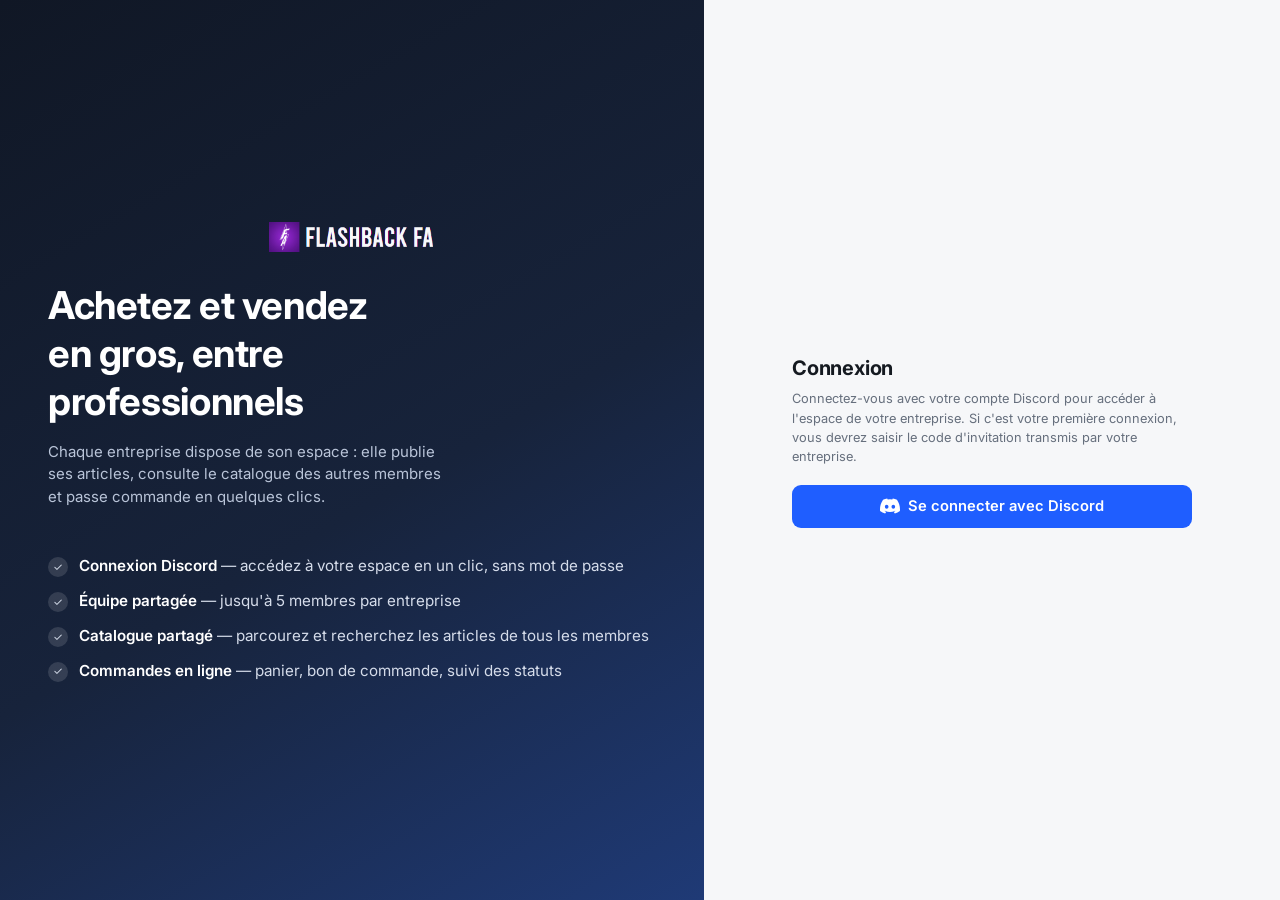
<file: index.html>
<!DOCTYPE html>
<html lang="fr">
<head>
<meta charset="utf-8">
<meta name="viewport" content="width=device-width,initial-scale=1">
<title>Shop Entreprise FBFA</title>
<link rel="icon" type="image/png" href="assets/logo.png">
<meta name="description" content="Plateforme de commerce en gros entre entreprises FlashbackFA : chaque entreprise gère son catalogue, consulte celui des autres et passe commande.">
<link rel="preconnect" href="https://fonts.googleapis.com">
<link rel="preconnect" href="https://fonts.gstatic.com" crossorigin>
<link href="https://fonts.googleapis.com/css2?family=Inter:wght@400;500;600;700;800&display=swap" rel="stylesheet">
<link rel="stylesheet" href="assets/css/style.css">
</head>
<body>

<div class="landing">
  <section class="landing-hero">
    <img src="assets/logo.png" alt="FlashbackFA" style="height:40px;width:auto;object-fit:contain;margin-bottom:1.5rem" id="brandLogo">
    <h1>Achetez et vendez en gros, entre professionnels</h1>
    <p id="tagline">Chaque entreprise dispose de son espace : elle publie ses articles, consulte le catalogue des autres membres et passe commande en quelques clics.</p>
    <ul>
      <li><span class="check">✓</span><span><b>Connexion Discord</b> — accédez à votre espace en un clic, sans mot de passe</span></li>
      <li><span class="check">✓</span><span><b>Équipe partagée</b> — jusqu'à 5 membres par entreprise</span></li>
      <li><span class="check">✓</span><span><b>Catalogue partagé</b> — parcourez et recherchez les articles de tous les membres</span></li>
      <li><span class="check">✓</span><span><b>Commandes en ligne</b> — panier, bon de commande, suivi des statuts</span></li>
    </ul>
  </section>

  <section class="landing-form">
    <div class="box">
      <h2>Connexion</h2>
      <p class="hint" style="margin-bottom:1.2rem">Connectez-vous avec votre compte Discord pour accéder à l'espace de votre entreprise. Si c'est votre première connexion, vous devrez saisir le code d'invitation transmis par votre entreprise.</p>

      <button id="discordLogin" class="btn btn-primary btn-block" type="button" style="display:flex;align-items:center;justify-content:center;gap:.5rem">
        <svg width="20" height="20" viewBox="0 0 127.14 96.36" aria-hidden="true"><path fill="currentColor" d="M107.7,8.07A105.15,105.15,0,0,0,81.47,0a72.06,72.06,0,0,0-3.36,6.83A97.68,97.68,0,0,0,49,6.83,72.37,72.37,0,0,0,45.64,0,105.89,105.89,0,0,0,19.39,8.09C2.79,32.65-1.71,56.6.54,80.21h0A105.73,105.73,0,0,0,32.71,96.36,77.7,77.7,0,0,0,39.6,85.25a68.42,68.42,0,0,1-10.85-5.18c.91-.66,1.8-1.34,2.66-2a75.57,75.57,0,0,0,64.32,0c.87.71,1.76,1.39,2.66,2a68.68,68.68,0,0,1-10.87,5.19,77,77,0,0,0,6.89,11.1A105.25,105.25,0,0,0,126.6,80.22h0C129.24,52.84,122.09,29.11,107.7,8.07ZM42.45,65.69C36.18,65.69,31,60,31,53s5-12.74,11.43-12.74S54,46,53.89,53,48.84,65.69,42.45,65.69Zm42.24,0C78.41,65.69,73.25,60,73.25,53s5-12.74,11.44-12.74S96.23,46,96.12,53,91.08,65.69,84.69,65.69Z"/></svg>
        <span>Se connecter avec Discord</span>
      </button>

      <p id="authMsg" class="hint" style="margin-top:1rem"></p>
    </div>
  </section>
</div>

<div id="toasts"></div>

<script src="assets/js/config.js"></script>
<script type="module" src="assets/js/auth.js"></script>
</body>
</html>
</file>
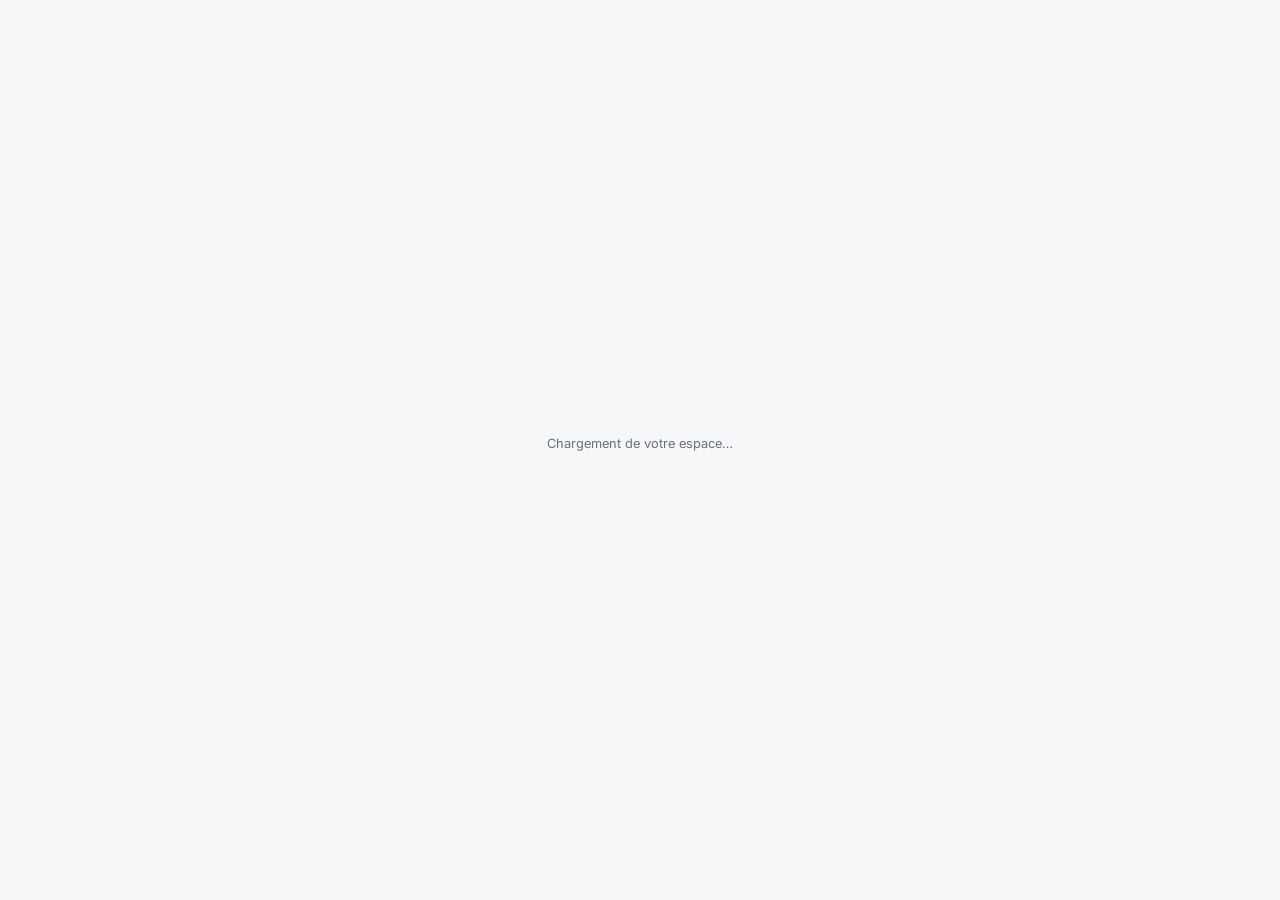
<file: app.html>
<!DOCTYPE html>
<html lang="fr">
<head>
<meta charset="utf-8">
<meta name="viewport" content="width=device-width,initial-scale=1">
<title>Espace entreprise — Shop Entreprise FBFA</title>
<link rel="icon" type="image/png" href="assets/logo.png">
<link rel="preconnect" href="https://fonts.googleapis.com">
<link rel="preconnect" href="https://fonts.gstatic.com" crossorigin>
<link href="https://fonts.googleapis.com/css2?family=Inter:wght@400;500;600;700;800&display=swap" rel="stylesheet">
<link rel="stylesheet" href="assets/css/style.css">
<style>
  body.theme-dark{
    --bg:#0f1420;
    --surface:#1a2233;
    --surface-2:#222c40;
    --border:#2c3650;
    --text:#e8ecf5;
    --muted:#98a2b5;
    --brand:#3b82f6;
    --brand-dark:#93c5fd;
    --brand-soft:#1e2a47;
    --ok:#34d399;
    --ok-soft:#113328;
    --warn:#fbbf24;
    --warn-soft:#3a2e0e;
    --danger:#f87171;
    --danger-soft:#3a1518;
    --sidebar:#0b111c;
  }
</style>
</head>
<body>

<div id="boot" class="center-screen"><p class="hint">Chargement de votre espace…</p></div>

<div class="app" id="app" hidden>
  <aside class="sidebar">
    <div class="brand" id="brandName"><img src="assets/logo.png" alt="FlashbackFA" style="height:28px;width:auto;object-fit:contain;display:block"></div>
    <form id="globalSearchForm" style="padding:0 1rem;margin-bottom:.5rem">
      <input id="globalSearch" type="search" placeholder="🔍 Rechercher…" style="width:100%;padding:.4rem .6rem;border-radius:8px;border:1px solid #2c3650;background:#1a2233;color:#fff">
    </form>
    <nav id="nav">
      <a href="#accueil"            data-view="accueil" class="nav-co">📊 <span>Tableau de bord</span></a>
      <a href="#catalogue"          data-view="catalogue" class="nav-co">🌐 <span>Catalogue général</span></a>
      <a href="#mes-articles"       data-view="mes-articles" class="nav-co">📦 <span>Mes articles</span></a>
      <a href="#panier"             data-view="panier" class="nav-co">🛒 <span>Panier</span><span class="cart-count" id="cartCount" hidden>0</span></a>
      <a href="#achats"             data-view="achats" class="nav-co">📥 <span>Mes commandes</span></a>
      <a href="#ventes"             data-view="ventes" class="nav-co">📤 <span>Commandes reçues</span></a>
      <a href="#entreprise"         data-view="entreprise" class="nav-co">🏢 <span>Mon entreprise</span></a>
      <a href="#stats"              data-view="stats" class="nav-co">📊 <span>Statistiques</span></a>
      <a href="#devis"              data-view="devis" class="nav-co">📋 <span>Devis</span></a>
      <a href="#actualites"         data-view="actualites">📰 <span>Actualités</span></a>
      <a href="#livraisons"         data-view="livraisons" id="navDeliveries" class="nav-co" hidden>🚚 <span>Livraisons</span></a>
      <a href="#journal"            data-view="journal" id="navAuditLog" hidden>🗒️ <span>Journal staff</span></a>
      <a href="#staff"              data-view="staff" id="navStaff" hidden>🛡️ <span>Console staff</span></a>
    </nav>
    <div class="spacer"></div>
    <div class="who">
      <div id="whoCompany">—</div>
      <span id="whoEmail"></span>
      <button class="btn btn-sm btn-ghost" id="joinMoreBtn" style="margin-top:.6rem;width:100%;color:#cfd6e4">+ Rejoindre une entreprise</button>
      <button class="btn btn-sm btn-ghost" id="themeToggle" style="margin-top:.4rem;width:100%;color:#cfd6e4">🌙 Mode clair</button>
      <button class="btn btn-sm btn-ghost" id="logout" style="margin-top:.4rem;width:100%;color:#cfd6e4">Se déconnecter</button>
    </div>
  </aside>

  <main class="main" id="view"></main>
</div>

<!-- Modale générique -->
<div class="modal-bg" id="modalBg">
  <div class="modal">
    <header><h2 id="modalTitle">Titre</h2><button class="x" id="modalClose" aria-label="Fermer">×</button></header>
    <div class="content" id="modalContent"></div>
  </div>
</div>

<div id="toasts"></div>

<script src="assets/js/config.js"></script>
<script type="module" src="assets/js/app.js"></script>
</body>
</html>
</file>
<file: assets/css/style.css>
/* =====================================================================
   Grosso — feuille de style unique
   ===================================================================== */
:root{
  --bg:#f6f7f9;
  --surface:#ffffff;
  --surface-2:#f1f3f6;
  --border:#e2e5ea;
  --text:#151a21;
  --muted:#666f7d;
  --brand:#1f5eff;
  --brand-dark:#1747c4;
  --brand-soft:#e8efff;
  --ok:#0f8a5f;
  --ok-soft:#e2f5ec;
  --warn:#b06a00;
  --warn-soft:#fdf1dd;
  --danger:#c62828;
  --danger-soft:#fdeaea;
  --sidebar:#101725;
  --radius:12px;
  --shadow:0 1px 2px rgba(16,23,37,.06), 0 8px 24px rgba(16,23,37,.06);
  --font:"Inter",-apple-system,BlinkMacSystemFont,"Segoe UI",Roboto,Helvetica,Arial,sans-serif;
}

*{box-sizing:border-box}
[hidden]{display:none !important}
html,body{margin:0;padding:0}
body{
  font-family:var(--font);
  background:var(--bg);
  color:var(--text);
  font-size:15px;
  line-height:1.5;
  -webkit-font-smoothing:antialiased;
}
a{color:var(--brand);text-decoration:none}
a:hover{text-decoration:underline}
h1,h2,h3{margin:0 0 .4em;line-height:1.25;letter-spacing:-.01em}
h1{font-size:1.7rem}
h2{font-size:1.25rem}
h3{font-size:1rem}
p{margin:0 0 1em}
img{max-width:100%}

/* ---------- Boutons ---------- */
.btn{
  display:inline-flex;align-items:center;justify-content:center;gap:.5em;
  padding:.62em 1.1em;border:1px solid transparent;border-radius:9px;
  font:inherit;font-weight:600;font-size:.92rem;cursor:pointer;
  background:var(--surface-2);color:var(--text);transition:.15s;
  white-space:nowrap;
}
.btn:hover{filter:brightness(.97);text-decoration:none}
.btn:disabled{opacity:.5;cursor:not-allowed}
.btn-primary{background:var(--brand);color:#fff}
.btn-primary:hover{background:var(--brand-dark);filter:none}
.btn-ghost{background:transparent;border-color:var(--border)}
.btn-danger{background:var(--danger-soft);color:var(--danger)}
.btn-sm{padding:.4em .75em;font-size:.83rem}
.btn-block{width:100%}

/* ---------- Formulaires ---------- */
.field{margin-bottom:.95rem}
.field label{display:block;font-size:.82rem;font-weight:600;color:var(--muted);margin-bottom:.35em}
input,select,textarea{
  width:100%;padding:.62em .8em;border:1px solid var(--border);border-radius:9px;
  font:inherit;font-size:.95rem;background:var(--surface);color:var(--text);
}
input:focus,select:focus,textarea:focus{outline:2px solid var(--brand-soft);border-color:var(--brand)}
textarea{min-height:84px;resize:vertical}
.row{display:grid;grid-template-columns:1fr 1fr;gap:.9rem}
.hint{font-size:.8rem;color:var(--muted)}

/* ---------- Cartes / grilles ---------- */
.card{background:var(--surface);border:1px solid var(--border);border-radius:var(--radius);box-shadow:var(--shadow)}
.card-pad{padding:1.25rem}
.grid{display:grid;gap:1rem}
.grid-products{grid-template-columns:repeat(auto-fill,minmax(230px,1fr))}
.stats{grid-template-columns:repeat(auto-fit,minmax(170px,1fr));margin-bottom:1.4rem}
.stat{background:var(--surface);border:1px solid var(--border);border-radius:var(--radius);padding:1rem 1.1rem}
.stat .label{font-size:.78rem;font-weight:600;color:var(--muted);text-transform:uppercase;letter-spacing:.04em}
.stat .value{font-size:1.75rem;font-weight:700;letter-spacing:-.02em;margin-top:.15rem;font-variant-numeric:tabular-nums}
.stat .sub{font-size:.8rem;color:var(--muted)}

/* ---------- Badges ---------- */
.badge{display:inline-block;padding:.22em .6em;border-radius:999px;font-size:.75rem;font-weight:700;background:var(--surface-2);color:var(--muted)}
.badge-ok{background:var(--ok-soft);color:var(--ok)}
.badge-warn{background:var(--warn-soft);color:var(--warn)}
.badge-info{background:var(--brand-soft);color:var(--brand-dark)}
.badge-danger{background:var(--danger-soft);color:var(--danger)}

/* ---------- Tableaux ---------- */
table{width:100%;border-collapse:collapse;font-size:.92rem}
th{text-align:left;font-size:.76rem;text-transform:uppercase;letter-spacing:.04em;color:var(--muted);padding:.6rem .8rem;border-bottom:1px solid var(--border)}
td{padding:.7rem .8rem;border-bottom:1px solid var(--border);vertical-align:middle}
tbody tr:last-child td{border-bottom:0}
tbody tr:hover{background:var(--surface-2)}
.num{text-align:right;font-variant-numeric:tabular-nums}

/* =====================================================================
   Page publique (index.html)
   ===================================================================== */
.landing{min-height:100vh;display:grid;grid-template-columns:1.1fr .9fr}
.landing-hero{
  background:linear-gradient(150deg,#101725 0%,#17233b 55%,#1f3a76 100%);
  color:#fff;padding:3.5rem 3rem;display:flex;flex-direction:column;justify-content:center
}
.landing-hero .logo{font-size:1.35rem;font-weight:800;letter-spacing:-.02em;margin-bottom:2.5rem}
.landing-hero h1{font-size:2.4rem;max-width:14ch}
.landing-hero p{color:#b9c4d8;max-width:44ch}
.landing-hero ul{list-style:none;padding:0;margin:2rem 0 0;display:grid;gap:.75rem;color:#d5dcea;font-size:.95rem}
.landing-hero li{display:flex;gap:.7rem;align-items:flex-start}
.landing-hero li b{color:#fff;font-weight:600}
.check{flex:0 0 20px;height:20px;border-radius:50%;background:rgba(255,255,255,.13);display:grid;place-items:center;font-size:.7rem;margin-top:2px}
.landing-form{display:flex;align-items:center;justify-content:center;padding:2.5rem 2rem}
.landing-form .box{width:100%;max-width:400px}
.tabs{display:flex;gap:.3rem;background:var(--surface-2);padding:.28rem;border-radius:10px;margin-bottom:1.4rem}
.tabs button{flex:1;padding:.5em;border:0;background:transparent;border-radius:8px;font:inherit;font-weight:600;font-size:.9rem;color:var(--muted);cursor:pointer}
.tabs button.active{background:var(--surface);color:var(--text);box-shadow:0 1px 3px rgba(0,0,0,.08)}

@media(max-width:880px){
  .landing{grid-template-columns:1fr}
  .landing-hero{padding:2.5rem 1.5rem}
  .landing-hero h1{font-size:1.9rem}
  .row{grid-template-columns:1fr}
}

/* =====================================================================
   Application (app.html)
   ===================================================================== */
.app{display:grid;grid-template-columns:236px 1fr;min-height:100vh}
.sidebar{background:var(--sidebar);color:#cfd6e4;padding:1.2rem .85rem;display:flex;flex-direction:column;gap:.2rem;position:sticky;top:0;height:100vh}
.sidebar .brand{color:#fff;font-weight:800;font-size:1.15rem;padding:.4rem .6rem 1.3rem;letter-spacing:-.02em}
.sidebar nav{display:flex;flex-direction:column;gap:.15rem}
.sidebar a{
  display:flex;align-items:center;gap:.65rem;padding:.6rem .7rem;border-radius:9px;
  color:#aab4c6;font-size:.92rem;font-weight:500
}
.sidebar a:hover{background:rgba(255,255,255,.06);color:#fff;text-decoration:none}
.sidebar a.active{background:var(--brand);color:#fff}
.sidebar .spacer{flex:1}
.sidebar .who{border-top:1px solid rgba(255,255,255,.1);padding-top:.9rem;margin-top:.6rem;font-size:.82rem;color:#8b95a8}
.sidebar .who b{display:block;color:#fff;font-size:.9rem}
.cart-count{margin-left:auto;background:var(--brand);color:#fff;border-radius:999px;padding:0 .48em;font-size:.75rem;font-weight:700;min-width:20px;text-align:center}
.sidebar a.active .cart-count{background:rgba(255,255,255,.25)}

.main{padding:1.9rem 2.2rem 4rem;max-width:1200px;width:100%}
.page-head{display:flex;align-items:flex-start;justify-content:space-between;gap:1rem;margin-bottom:1.4rem;flex-wrap:wrap}
.page-head p{color:var(--muted);margin:0}
.toolbar{display:flex;gap:.6rem;flex-wrap:wrap;margin-bottom:1.1rem}
.toolbar input,.toolbar select{max-width:260px}

.product{display:flex;flex-direction:column;overflow:hidden}
.product .thumb{height:132px;background:var(--surface-2);display:grid;place-items:center;color:#aab;font-size:1.9rem;overflow:hidden}
.product .thumb img{width:100%;height:100%;object-fit:cover}
.product .body{padding:.85rem .95rem;display:flex;flex-direction:column;gap:.35rem;flex:1}
.product .seller{font-size:.78rem;color:var(--muted)}
.product .name{font-weight:650;font-size:.98rem;line-height:1.3}
.product .price{font-size:1.15rem;font-weight:700;font-variant-numeric:tabular-nums}
.product .price small{font-size:.75rem;font-weight:500;color:var(--muted)}
.product .actions{display:flex;gap:.45rem;margin-top:auto;padding-top:.6rem}
.qty{width:64px;padding:.4em .5em;font-size:.85rem}

.empty{text-align:center;padding:3rem 1rem;color:var(--muted)}
.empty .big{font-size:2.2rem;margin-bottom:.4rem}

/* Modale */
.modal-bg{position:fixed;inset:0;background:rgba(16,23,37,.5);display:none;place-items:center;padding:1.5rem;z-index:50}
.modal-bg.open{display:grid}
.modal{background:var(--surface);border-radius:14px;width:100%;max-width:560px;max-height:88vh;overflow:auto;box-shadow:0 20px 60px rgba(0,0,0,.25)}
.modal header{display:flex;justify-content:space-between;align-items:center;padding:1.1rem 1.3rem;border-bottom:1px solid var(--border)}
.modal header h2{margin:0}
.modal .content{padding:1.3rem}
.modal footer{display:flex;justify-content:flex-end;gap:.6rem;padding:1rem 1.3rem;border-top:1px solid var(--border);position:sticky;bottom:0;background:var(--surface)}
.x{border:0;background:transparent;font-size:1.4rem;line-height:1;cursor:pointer;color:var(--muted)}

/* Notifications */
#toasts{position:fixed;right:1.2rem;bottom:1.2rem;display:flex;flex-direction:column;gap:.5rem;z-index:99}
.toast{background:var(--sidebar);color:#fff;padding:.75rem 1rem;border-radius:10px;font-size:.9rem;box-shadow:var(--shadow);max-width:340px}
.toast.err{background:var(--danger)}
.toast.ok{background:var(--ok)}

/* Écran de chargement / erreur de config */
.center-screen{min-height:100vh;display:grid;place-items:center;padding:2rem;text-align:center}
.setup{max-width:560px;text-align:left}
.setup code{background:var(--surface-2);padding:.15em .4em;border-radius:5px;font-size:.88em}
pre{background:var(--sidebar);color:#dfe6f2;padding:1rem;border-radius:10px;overflow:auto;font-size:.83rem}

@media(max-width:820px){
  .app{grid-template-columns:1fr}
  .sidebar{position:static;height:auto;flex-direction:row;flex-wrap:wrap;align-items:center;gap:.35rem}
  .sidebar .brand{padding:.2rem .5rem;width:100%}
  .sidebar nav{flex-direction:row;flex-wrap:wrap}
  .sidebar .spacer{display:none}
  .sidebar .who{width:100%;border-top:0;padding-top:0;margin-top:0}
  .main{padding:1.2rem}
}
</file>
